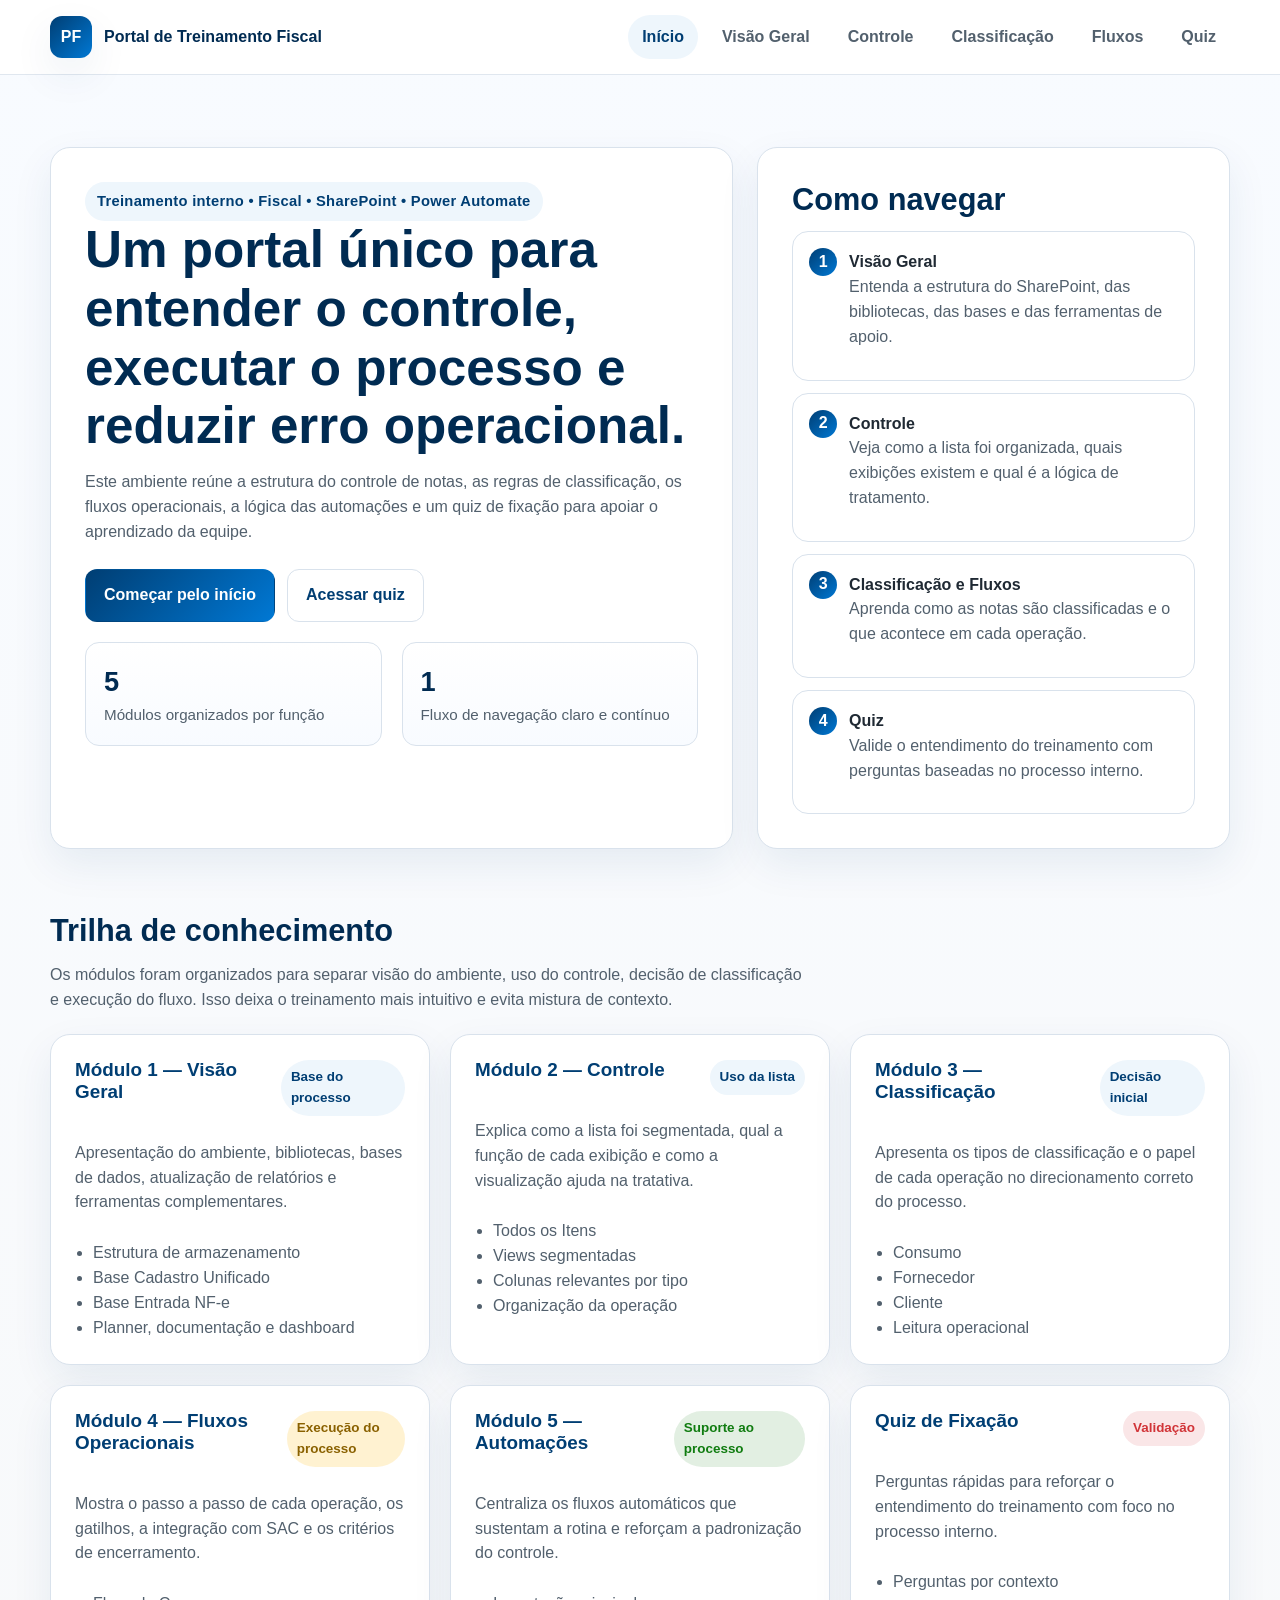
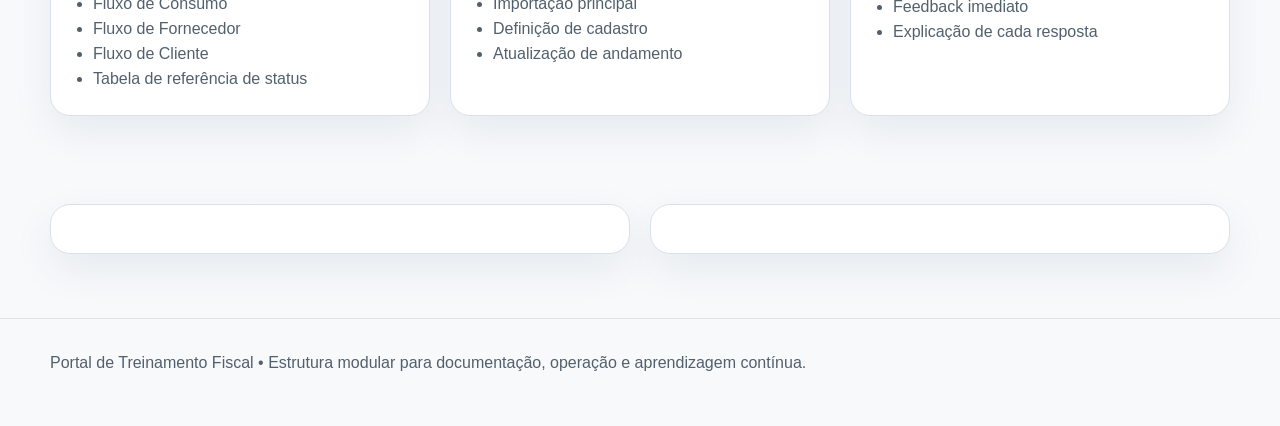
<file: index.html>
<!DOCTYPE html>
<html lang="pt-BR">
<head>
  <meta charset="UTF-8">
  <meta name="viewport" content="width=device-width, initial-scale=1.0">
  <title>Portal de Treinamento Fiscal</title>
  <link rel="stylesheet" href="style.css">
</head>
<body>
  <header class="site-header">
    <div class="container navbar">
      <a class="brand" href="index.html">
        <span class="brand-badge">PF</span>
        <span>Portal de Treinamento Fiscal</span>
      </a>
      <nav class="nav-links">
        <a class="active" href="index.html">Início</a>
        <a href="visao-geral.html">Visão Geral</a>
        <a href="controle.html">Controle</a>
        <a href="classificacao.html">Classificação</a>
        <a href="fluxos.html">Fluxos</a>
        <a href="quiz.html">Quiz</a>
      </nav>
    </div>
  </header>

  <main>
    <section class="hero">
      <div class="container hero-grid">
        <div class="hero-card">
          <span class="kicker">Treinamento interno • Fiscal • SharePoint • Power Automate</span>
          <h1>Um portal único para entender o controle, executar o processo e reduzir erro operacional.</h1>
          <p>
            Este ambiente reúne a estrutura do controle de notas, as regras de classificação, os fluxos operacionais,
            a lógica das automações e um quiz de fixação para apoiar o aprendizado da equipe.
          </p>
          <div class="hero-actions">
            <a class="btn btn-primary" href="visao-geral.html">Começar pelo início</a>
            <a class="btn btn-secondary" href="quiz.html">Acessar quiz</a>
          </div>
          <div class="mini-grid">
            <div class="stat-card">
              <strong>5</strong>
              <span>Módulos organizados por função</span>
            </div>
            <div class="stat-card">
              <strong>1</strong>
              <span>Fluxo de navegação claro e contínuo</span>
            </div>
          </div>
        </div>
        <div class="hero-card">
          <h2>Como navegar</h2>
          <div class="flow">
            <div class="flow-step" data-step="1">
              <strong>Visão Geral</strong>
              <p>Entenda a estrutura do SharePoint, das bibliotecas, das bases e das ferramentas de apoio.</p>
            </div>
            <div class="flow-step" data-step="2">
              <strong>Controle</strong>
              <p>Veja como a lista foi organizada, quais exibições existem e qual é a lógica de tratamento.</p>
            </div>
            <div class="flow-step" data-step="3">
              <strong>Classificação e Fluxos</strong>
              <p>Aprenda como as notas são classificadas e o que acontece em cada operação.</p>
            </div>
            <div class="flow-step" data-step="4">
              <strong>Quiz</strong>
              <p>Valide o entendimento do treinamento com perguntas baseadas no processo interno.</p>
            </div>
          </div>
        </div>
      </div>
    </section>

    <section class="section">
      <div class="container">
        <div class="section-header">
          <h2>Trilha de conhecimento</h2>
          <p>Os módulos foram organizados para separar visão do ambiente, uso do controle, decisão de classificação e execução do fluxo. Isso deixa o treinamento mais intuitivo e evita mistura de contexto.</p>
        </div>
        <div class="module-grid">
          <a class="card module-card" href="visao-geral.html">
            <div class="card-title-row">
              <h3>Módulo 1 — Visão Geral</h3>
              <span class="tag primary">Base do processo</span>
            </div>
            <p>Apresentação do ambiente, bibliotecas, bases de dados, atualização de relatórios e ferramentas complementares.</p>
            <ul class="feature-list">
              <li>Estrutura de armazenamento</li>
              <li>Base Cadastro Unificado</li>
              <li>Base Entrada NF-e</li>
              <li>Planner, documentação e dashboard</li>
            </ul>
          </a>

          <a class="card module-card" href="controle.html">
            <div class="card-title-row">
              <h3>Módulo 2 — Controle</h3>
              <span class="tag primary">Uso da lista</span>
            </div>
            <p>Explica como a lista foi segmentada, qual a função de cada exibição e como a visualização ajuda na tratativa.</p>
            <ul class="feature-list">
              <li>Todos os Itens</li>
              <li>Views segmentadas</li>
              <li>Colunas relevantes por tipo</li>
              <li>Organização da operação</li>
            </ul>
          </a>

          <a class="card module-card" href="classificacao.html">
            <div class="card-title-row">
              <h3>Módulo 3 — Classificação</h3>
              <span class="tag primary">Decisão inicial</span>
            </div>
            <p>Apresenta os tipos de classificação e o papel de cada operação no direcionamento correto do processo.</p>
            <ul class="feature-list">
              <li>Consumo</li>
              <li>Fornecedor</li>
              <li>Cliente</li>
              <li>Leitura operacional</li>
            </ul>
          </a>

          <a class="card module-card" href="fluxos.html#consumo">
            <div class="card-title-row">
              <h3>Módulo 4 — Fluxos Operacionais</h3>
              <span class="tag warning">Execução do processo</span>
            </div>
            <p>Mostra o passo a passo de cada operação, os gatilhos, a integração com SAC e os critérios de encerramento.</p>
            <ul class="feature-list">
              <li>Fluxo de Consumo</li>
              <li>Fluxo de Fornecedor</li>
              <li>Fluxo de Cliente</li>
              <li>Tabela de referência de status</li>
            </ul>
          </a>

          <a class="card module-card" href="fluxos.html#automacoes">
            <div class="card-title-row">
              <h3>Módulo 5 — Automações</h3>
              <span class="tag success">Suporte ao processo</span>
            </div>
            <p>Centraliza os fluxos automáticos que sustentam a rotina e reforçam a padronização do controle.</p>
            <ul class="feature-list">
              <li>Importação principal</li>
              <li>Definição de cadastro</li>
              <li>Atualização de andamento</li>
            </ul>
          </a>

          <a class="card module-card" href="quiz.html">
            <div class="card-title-row">
              <h3>Quiz de Fixação</h3>
              <span class="tag danger">Validação</span>
            </div>
            <p>Perguntas rápidas para reforçar o entendimento do treinamento com foco no processo interno.</p>
            <ul class="feature-list">
              <li>Perguntas por contexto</li>
              <li>Feedback imediato</li>
              <li>Explicação de cada resposta</li>
            </ul>
          </a>
        </div>
      </div>
    </section>

    <section class="section">
      <div class="container grid-2">
        <div class="card">
          </ul>
        </div>
        <div class="card">
          </div>
        </div>
      </div>
    </section>
  </main>

  <footer class="site-footer">
    <div class="container">
      Portal de Treinamento Fiscal • Estrutura modular para documentação, operação e aprendizagem contínua.
    </div>
  </footer>
</body>
</html>
</file>
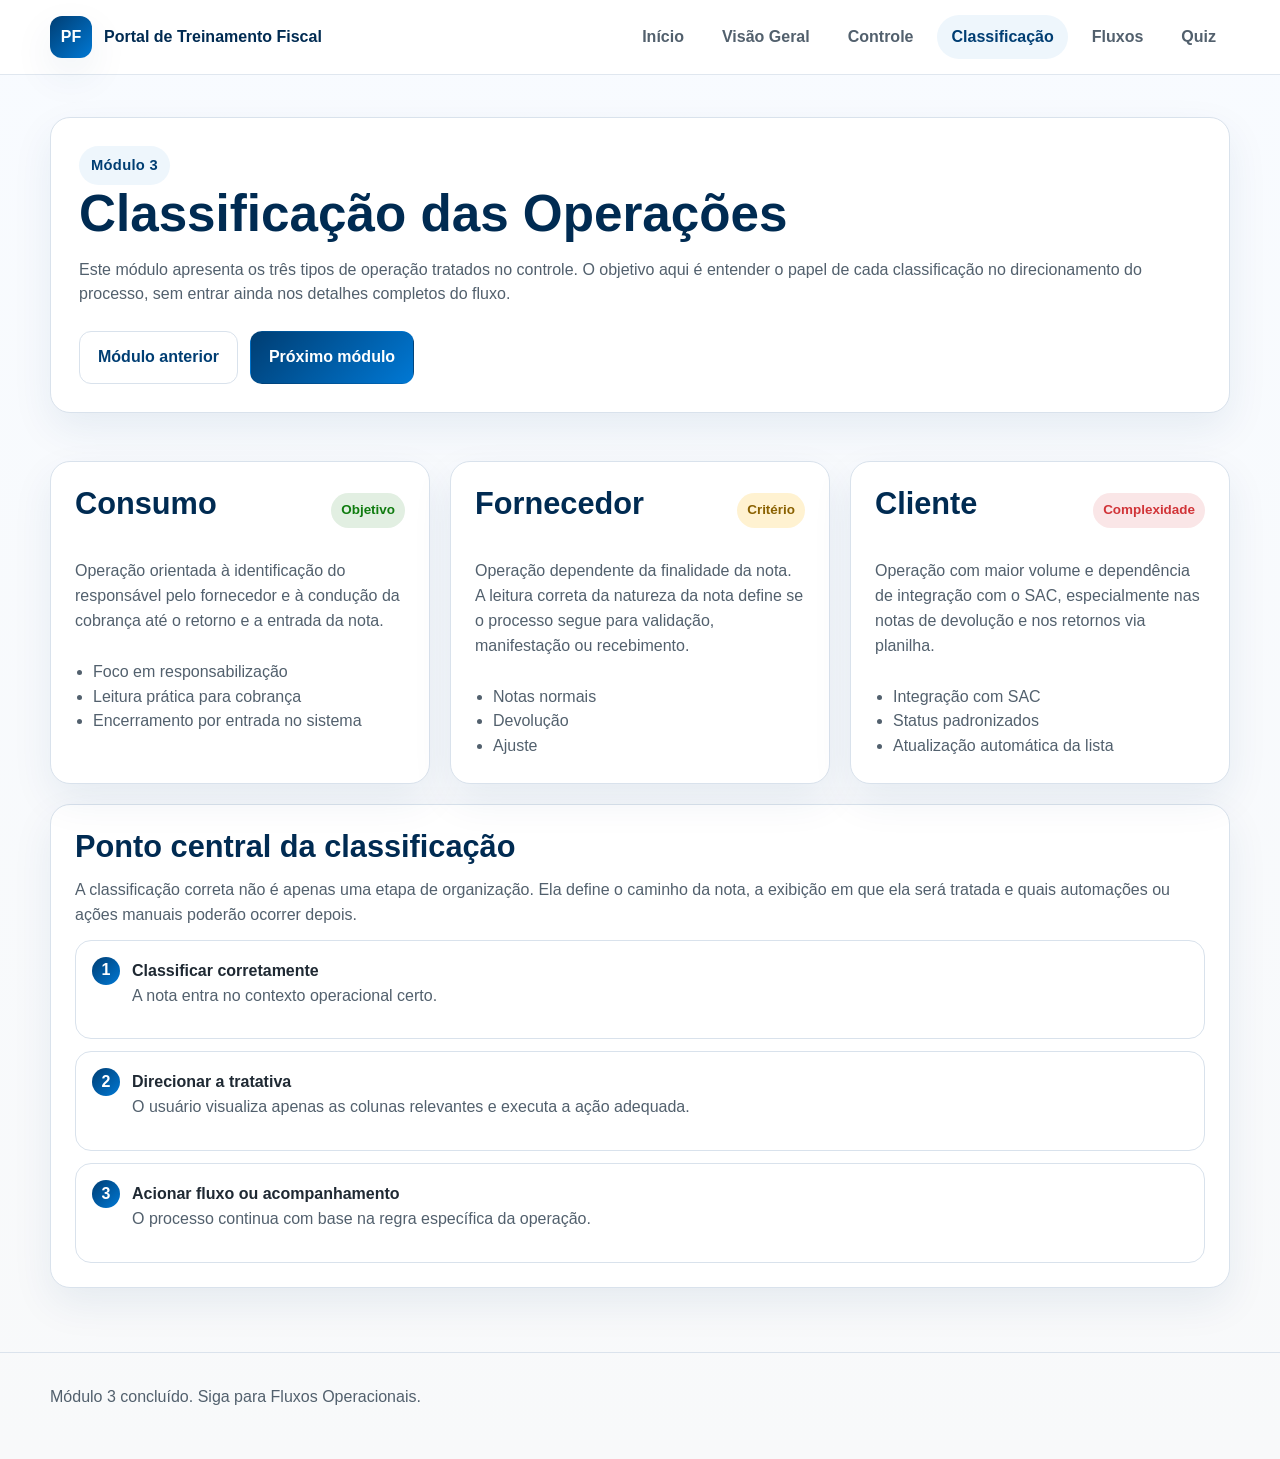
<file: classificacao.html>
<!DOCTYPE html>
<html lang="pt-BR">
<head>
  <meta charset="UTF-8">
  <meta name="viewport" content="width=device-width, initial-scale=1.0">
  <title>Classificação | Portal de Treinamento Fiscal</title>
  <link rel="stylesheet" href="style.css">
</head>
<body>
  <header class="site-header">
    <div class="container navbar">
      <a class="brand" href="index.html"><span class="brand-badge">PF</span><span>Portal de Treinamento Fiscal</span></a>
      <nav class="nav-links">
        <a href="index.html">Início</a>
        <a href="visao-geral.html">Visão Geral</a>
        <a href="controle.html">Controle</a>
        <a class="active" href="classificacao.html">Classificação</a>
        <a href="fluxos.html">Fluxos</a>
        <a href="quiz.html">Quiz</a>
      </nav>
    </div>
  </header>

  <section class="content-hero">
    <div class="container">
      <div class="card">
        <span class="kicker">Módulo 3</span>
        <h1>Classificação das Operações</h1>
        <p>Este módulo apresenta os três tipos de operação tratados no controle. O objetivo aqui é entender o papel de cada classificação no direcionamento do processo, sem entrar ainda nos detalhes completos do fluxo.</p>
        <div class="button-group">
          <a class="btn btn-secondary" href="controle.html">Módulo anterior</a>
          <a class="btn btn-primary" href="fluxos.html">Próximo módulo</a>
        </div>
      </div>
    </div>
  </section>

  <main class="section">
    <div class="container module-grid">
      <div class="card module-card">
        <div class="card-title-row">
          <h2>Consumo</h2>
          <span class="tag success">Objetivo</span>
        </div>
        <p>Operação orientada à identificação do responsável pelo fornecedor e à condução da cobrança até o retorno e a entrada da nota.</p>
        <ul class="check-list">
          <li>Foco em responsabilização</li>
          <li>Leitura prática para cobrança</li>
          <li>Encerramento por entrada no sistema</li>
        </ul>
      </div>

      <div class="card module-card">
        <div class="card-title-row">
          <h2>Fornecedor</h2>
          <span class="tag warning">Critério</span>
        </div>
        <p>Operação dependente da finalidade da nota. A leitura correta da natureza da nota define se o processo segue para validação, manifestação ou recebimento.</p>
        <ul class="check-list">
          <li>Notas normais</li>
          <li>Devolução</li>
          <li>Ajuste</li>
        </ul>
      </div>

      <div class="card module-card">
        <div class="card-title-row">
          <h2>Cliente</h2>
          <span class="tag danger">Complexidade</span>
        </div>
        <p>Operação com maior volume e dependência de integração com o SAC, especialmente nas notas de devolução e nos retornos via planilha.</p>
        <ul class="check-list">
          <li>Integração com SAC</li>
          <li>Status padronizados</li>
          <li>Atualização automática da lista</li>
        </ul>
      </div>
    </div>

    <div class="container" style="margin-top:20px;">
      <div class="card">
        <h2>Ponto central da classificação</h2>
        <p>A classificação correta não é apenas uma etapa de organização. Ela define o caminho da nota, a exibição em que ela será tratada e quais automações ou ações manuais poderão ocorrer depois.</p>
        <div class="flow">
          <div class="flow-step" data-step="1">
            <strong>Classificar corretamente</strong>
            <p>A nota entra no contexto operacional certo.</p>
          </div>
          <div class="flow-step" data-step="2">
            <strong>Direcionar a tratativa</strong>
            <p>O usuário visualiza apenas as colunas relevantes e executa a ação adequada.</p>
          </div>
          <div class="flow-step" data-step="3">
            <strong>Acionar fluxo ou acompanhamento</strong>
            <p>O processo continua com base na regra específica da operação.</p>
          </div>
        </div>
      </div>
    </div>
  </main>

  <footer class="site-footer"><div class="container">Módulo 3 concluído. Siga para Fluxos Operacionais.</div></footer>
</body>
</html>
</file>
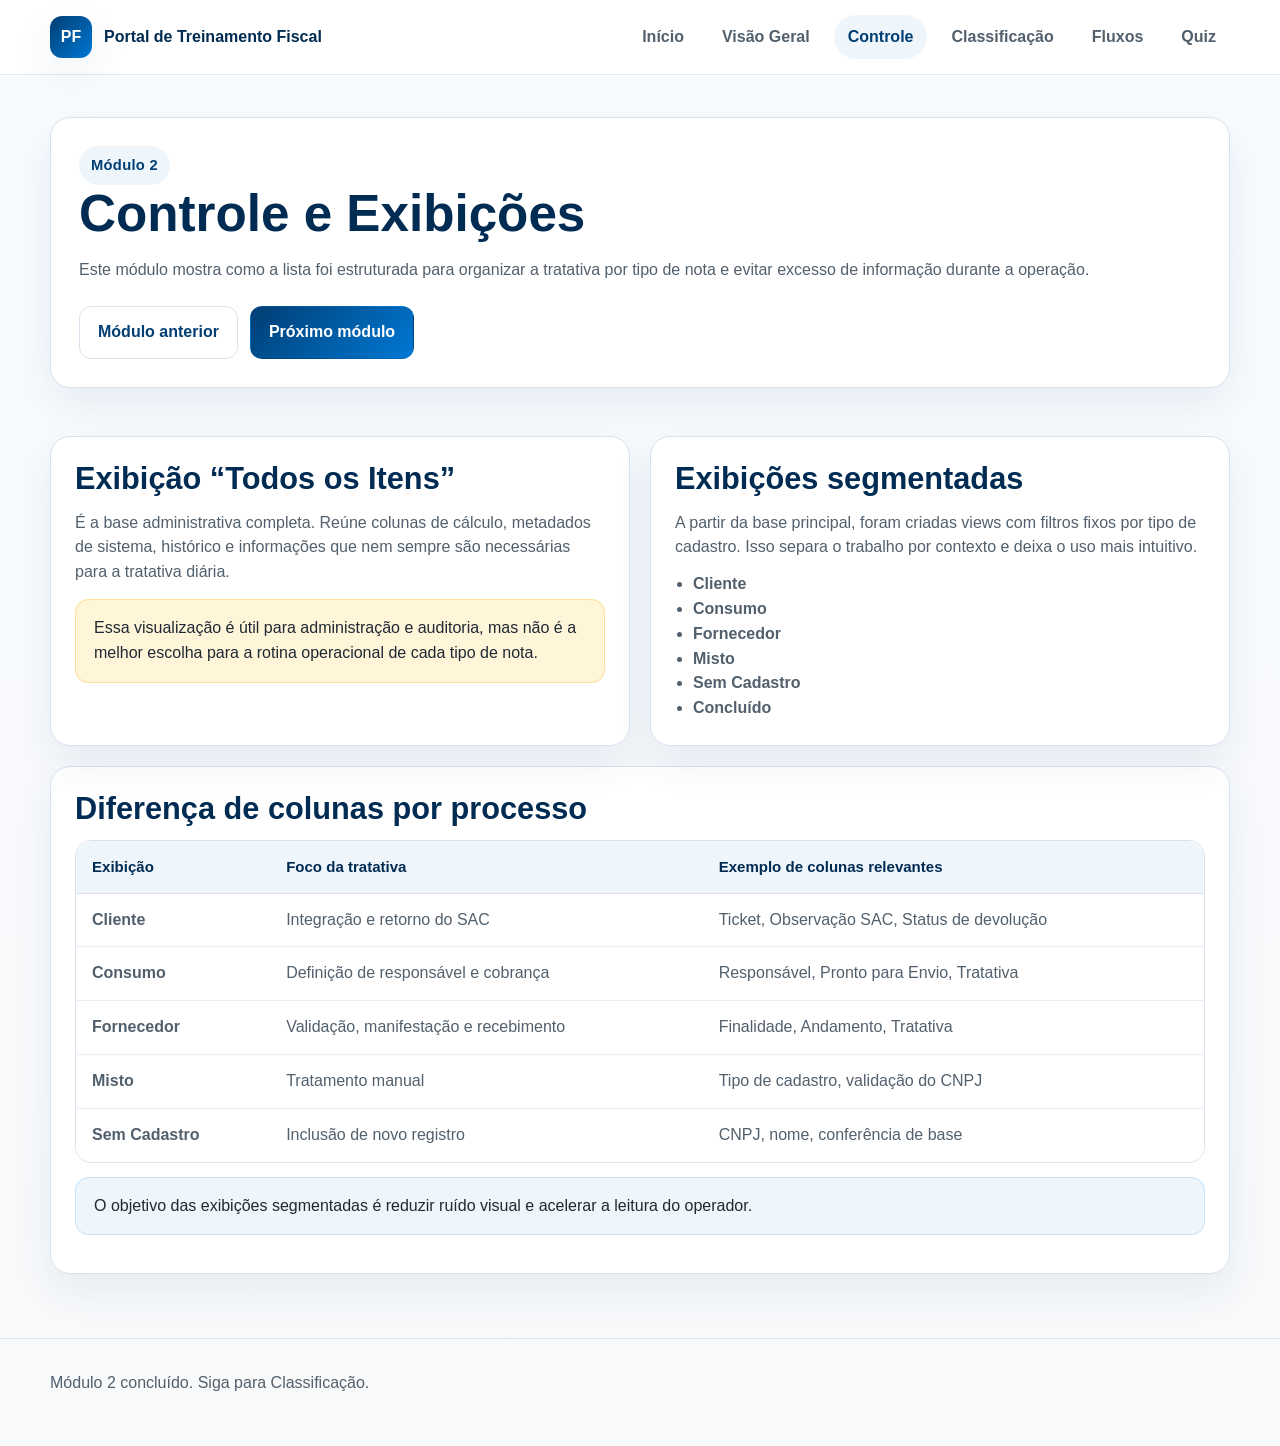
<file: controle.html>
<!DOCTYPE html>
<html lang="pt-BR">
<head>
  <meta charset="UTF-8">
  <meta name="viewport" content="width=device-width, initial-scale=1.0">
  <title>Controle | Portal de Treinamento Fiscal</title>
  <link rel="stylesheet" href="style.css">
</head>
<body>
  <header class="site-header">
    <div class="container navbar">
      <a class="brand" href="index.html"><span class="brand-badge">PF</span><span>Portal de Treinamento Fiscal</span></a>
      <nav class="nav-links">
        <a href="index.html">Início</a>
        <a href="visao-geral.html">Visão Geral</a>
        <a class="active" href="controle.html">Controle</a>
        <a href="classificacao.html">Classificação</a>
        <a href="fluxos.html">Fluxos</a>
        <a href="quiz.html">Quiz</a>
      </nav>
    </div>
  </header>

  <section class="content-hero">
    <div class="container">
      <div class="card">
        <span class="kicker">Módulo 2</span>
        <h1>Controle e Exibições</h1>
        <p>Este módulo mostra como a lista foi estruturada para organizar a tratativa por tipo de nota e evitar excesso de informação durante a operação.</p>
        <div class="button-group">
          <a class="btn btn-secondary" href="visao-geral.html">Módulo anterior</a>
          <a class="btn btn-primary" href="classificacao.html">Próximo módulo</a>
        </div>
      </div>
    </div>
  </section>

  <main class="section">
    <div class="container grid-2">
      <div class="card">
        <h2>Exibição “Todos os Itens”</h2>
        <p>É a base administrativa completa. Reúne colunas de cálculo, metadados de sistema, histórico e informações que nem sempre são necessárias para a tratativa diária.</p>
        <div class="alert alert-warning">
          Essa visualização é útil para administração e auditoria, mas não é a melhor escolha para a rotina operacional de cada tipo de nota.
        </div>
      </div>
      <div class="card">
        <h2>Exibições segmentadas</h2>
        <p>A partir da base principal, foram criadas views com filtros fixos por tipo de cadastro. Isso separa o trabalho por contexto e deixa o uso mais intuitivo.</p>
        <ul class="check-list">
          <li><strong>Cliente</strong></li>
          <li><strong>Consumo</strong></li>
          <li><strong>Fornecedor</strong></li>
          <li><strong>Misto</strong></li>
          <li><strong>Sem Cadastro</strong></li>
          <li><strong>Concluído</strong></li>
        </ul>
      </div>
    </div>

    <div class="container" style="margin-top:20px;">
      <div class="card">
        <h2>Diferença de colunas por processo</h2>
        <div class="table-wrap">
          <table>
            <thead>
              <tr>
                <th>Exibição</th>
                <th>Foco da tratativa</th>
                <th>Exemplo de colunas relevantes</th>
              </tr>
            </thead>
            <tbody>
              <tr>
                <td><strong>Cliente</strong></td>
                <td>Integração e retorno do SAC</td>
                <td>Ticket, Observação SAC, Status de devolução</td>
              </tr>
              <tr>
                <td><strong>Consumo</strong></td>
                <td>Definição de responsável e cobrança</td>
                <td>Responsável, Pronto para Envio, Tratativa</td>
              </tr>
              <tr>
                <td><strong>Fornecedor</strong></td>
                <td>Validação, manifestação e recebimento</td>
                <td>Finalidade, Andamento, Tratativa</td>
              </tr>
              <tr>
                <td><strong>Misto</strong></td>
                <td>Tratamento manual</td>
                <td>Tipo de cadastro, validação do CNPJ</td>
              </tr>
              <tr>
                <td><strong>Sem Cadastro</strong></td>
                <td>Inclusão de novo registro</td>
                <td>CNPJ, nome, conferência de base</td>
              </tr>
            </tbody>
          </table>
        </div>
        <div class="note">O objetivo das exibições segmentadas é reduzir ruído visual e acelerar a leitura do operador.</div>
      </div>
    </div>
  </main>

  <footer class="site-footer"><div class="container">Módulo 2 concluído. Siga para Classificação.</div></footer>
</body>
</html>
</file>
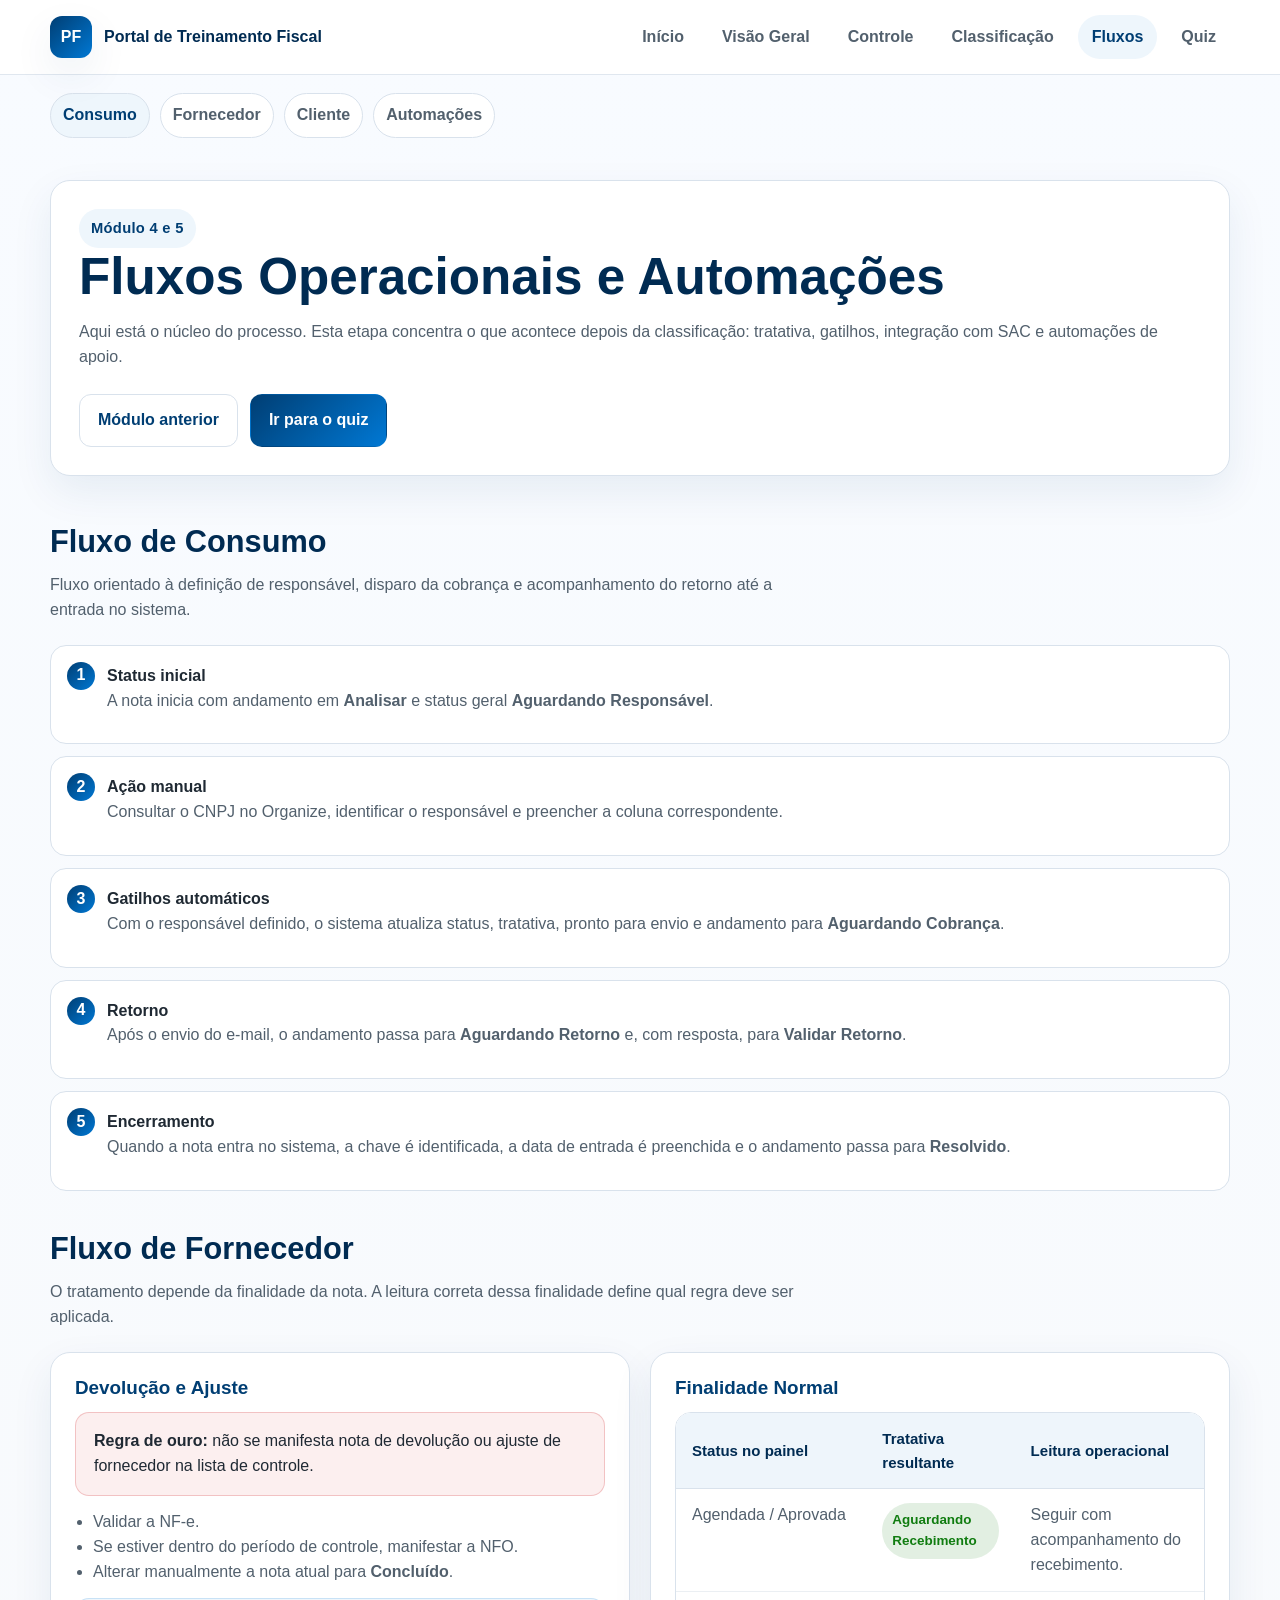
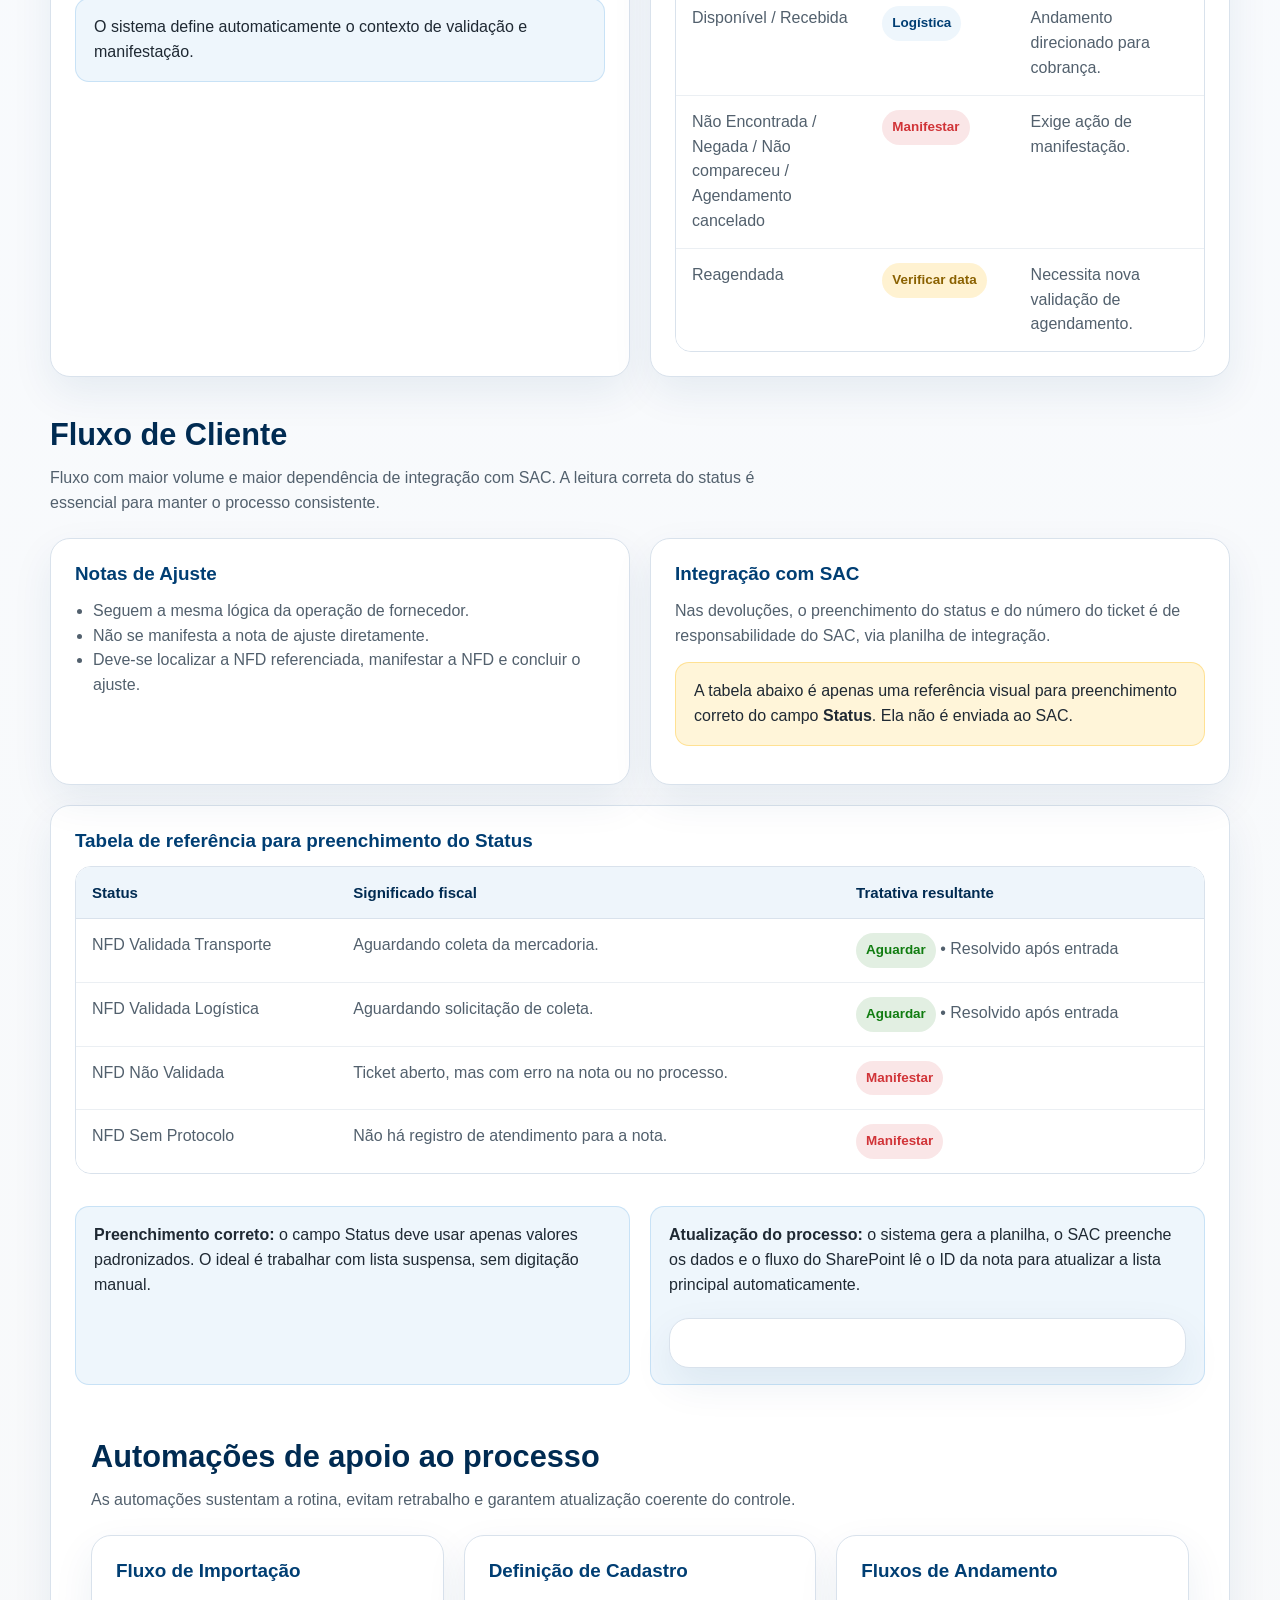
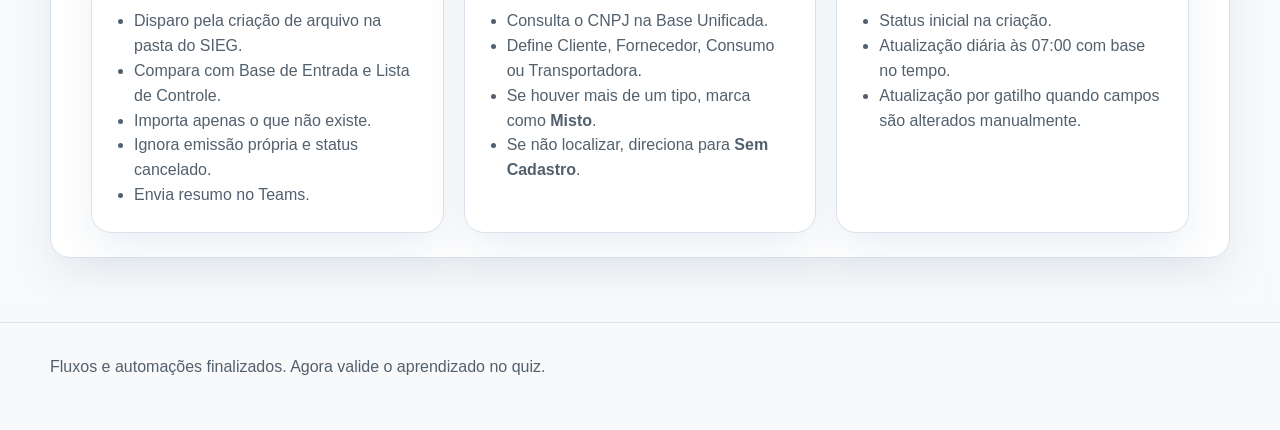
<file: fluxos.html>
<!DOCTYPE html>
<html lang="pt-BR">
<head>
  <meta charset="UTF-8">
  <meta name="viewport" content="width=device-width, initial-scale=1.0">
  <title>Fluxos Operacionais | Portal de Treinamento Fiscal</title>
  <link rel="stylesheet" href="style.css">
</head>
<body>
  <header class="site-header">
    <div class="container navbar">
      <a class="brand" href="index.html"><span class="brand-badge">PF</span><span>Portal de Treinamento Fiscal</span></a>
      <nav class="nav-links">
        <a href="index.html">Início</a>
        <a href="visao-geral.html">Visão Geral</a>
        <a href="controle.html">Controle</a>
        <a href="classificacao.html">Classificação</a>
        <a class="active" href="fluxos.html">Fluxos</a>
        <a href="quiz.html">Quiz</a>
      </nav>
    </div>
  </header>

  <div class="subnav">
    <div class="container">
      <a class="active" href="#consumo">Consumo</a>
      <a href="#fornecedor">Fornecedor</a>
      <a href="#cliente">Cliente</a>
      <a href="#automacoes">Automações</a>
    </div>
  </div>

  <section class="content-hero">
    <div class="container">
      <div class="card">
        <span class="kicker">Módulo 4 e 5</span>
        <h1>Fluxos Operacionais e Automações</h1>
        <p>Aqui está o núcleo do processo. Esta etapa concentra o que acontece depois da classificação: tratativa, gatilhos, integração com SAC e automações de apoio.</p>
        <div class="button-group">
          <a class="btn btn-secondary" href="classificacao.html">Módulo anterior</a>
          <a class="btn btn-primary" href="quiz.html">Ir para o quiz</a>
        </div>
      </div>
    </div>
  </section>

  <main class="section">
    <div class="container" id="consumo">
      <div class="section-header">
        <h2>Fluxo de Consumo</h2>
        <p>Fluxo orientado à definição de responsável, disparo da cobrança e acompanhamento do retorno até a entrada no sistema.</p>
      </div>
      <div class="flow">
        <div class="flow-step" data-step="1">
          <strong>Status inicial</strong>
          <p>A nota inicia com andamento em <strong>Analisar</strong> e status geral <strong>Aguardando Responsável</strong>.</p>
        </div>
        <div class="flow-step" data-step="2">
          <strong>Ação manual</strong>
          <p>Consultar o CNPJ no Organize, identificar o responsável e preencher a coluna correspondente.</p>
        </div>
        <div class="flow-step" data-step="3">
          <strong>Gatilhos automáticos</strong>
          <p>Com o responsável definido, o sistema atualiza status, tratativa, pronto para envio e andamento para <strong>Aguardando Cobrança</strong>.</p>
        </div>
        <div class="flow-step" data-step="4">
          <strong>Retorno</strong>
          <p>Após o envio do e-mail, o andamento passa para <strong>Aguardando Retorno</strong> e, com resposta, para <strong>Validar Retorno</strong>.</p>
        </div>
        <div class="flow-step" data-step="5">
          <strong>Encerramento</strong>
          <p>Quando a nota entra no sistema, a chave é identificada, a data de entrada é preenchida e o andamento passa para <strong>Resolvido</strong>.</p>
        </div>
      </div>
    </div>

    <div class="container" id="fornecedor" style="margin-top:40px;">
      <div class="section-header">
        <h2>Fluxo de Fornecedor</h2>
        <p>O tratamento depende da finalidade da nota. A leitura correta dessa finalidade define qual regra deve ser aplicada.</p>
      </div>
      <div class="grid-2">
        <div class="card">
          <h3>Devolução e Ajuste</h3>
          <div class="alert alert-danger"><strong>Regra de ouro:</strong> não se manifesta nota de devolução ou ajuste de fornecedor na lista de controle.</div>
          <ul class="check-list">
            <li>Validar a NF-e.</li>
            <li>Se estiver dentro do período de controle, manifestar a NFO.</li>
            <li>Alterar manualmente a nota atual para <strong>Concluído</strong>.</li>
          </ul>
          <div class="note">O sistema define automaticamente o contexto de validação e manifestação.</div>
        </div>
        <div class="card">
          <h3>Finalidade Normal</h3>
          <div class="table-wrap">
            <table>
              <thead>
                <tr>
                  <th>Status no painel</th>
                  <th>Tratativa resultante</th>
                  <th>Leitura operacional</th>
                </tr>
              </thead>
              <tbody>
                <tr>
                  <td>Agendada / Aprovada</td>
                  <td><span class="status-pill await">Aguardando Recebimento</span></td>
                  <td>Seguir com acompanhamento do recebimento.</td>
                </tr>
                <tr>
                  <td>Disponível / Recebida</td>
                  <td><span class="status-pill base">Logística</span></td>
                  <td>Andamento direcionado para cobrança.</td>
                </tr>
                <tr>
                  <td>Não Encontrada / Negada / Não compareceu / Agendamento cancelado</td>
                  <td><span class="status-pill action">Manifestar</span></td>
                  <td>Exige ação de manifestação.</td>
                </tr>
                <tr>
                  <td>Reagendada</td>
                  <td><span class="status-pill review">Verificar data</span></td>
                  <td>Necessita nova validação de agendamento.</td>
                </tr>
              </tbody>
            </table>
          </div>
        </div>
      </div>
    </div>

    <div class="container" id="cliente" style="margin-top:40px;">
      <div class="section-header">
        <h2>Fluxo de Cliente</h2>
        <p>Fluxo com maior volume e maior dependência de integração com SAC. A leitura correta do status é essencial para manter o processo consistente.</p>
      </div>
      <div class="grid-2">
        <div class="card">
          <h3>Notas de Ajuste</h3>
          <ul class="check-list">
            <li>Seguem a mesma lógica da operação de fornecedor.</li>
            <li>Não se manifesta a nota de ajuste diretamente.</li>
            <li>Deve-se localizar a NFD referenciada, manifestar a NFD e concluir o ajuste.</li>
          </ul>
        </div>
        <div class="card">
          <h3>Integração com SAC</h3>
          <p>Nas devoluções, o preenchimento do status e do número do ticket é de responsabilidade do SAC, via planilha de integração.</p>
          <div class="alert alert-warning">
            A tabela abaixo é apenas uma referência visual para preenchimento correto do campo <strong>Status</strong>. Ela não é enviada ao SAC.
          </div>
        </div>
      </div>

      <div class="card" style="margin-top:20px;">
        <h3>Tabela de referência para preenchimento do Status</h3>
        <div class="table-wrap">
          <table>
            <thead>
              <tr>
                <th>Status</th>
                <th>Significado fiscal</th>
                <th>Tratativa resultante</th>
              </tr>
            </thead>
            <tbody>
              <tr>
                <td>NFD Validada Transporte</td>
                <td>Aguardando coleta da mercadoria.</td>
                <td><span class="status-pill await">Aguardar</span> • Resolvido após entrada</td>
              </tr>
              <tr>
                <td>NFD Validada Logística</td>
                <td>Aguardando solicitação de coleta.</td>
                <td><span class="status-pill await">Aguardar</span> • Resolvido após entrada</td>
              </tr>
              <tr>
                <td>NFD Não Validada</td>
                <td>Ticket aberto, mas com erro na nota ou no processo.</td>
                <td><span class="status-pill action">Manifestar</span></td>
              </tr>
              <tr>
                <td>NFD Sem Protocolo</td>
                <td>Não há registro de atendimento para a nota.</td>
                <td><span class="status-pill action">Manifestar</span></td>
              </tr>
            </tbody>
          </table>
        </div>
        <div class="grid-2" style="margin-top:18px;">
          <div class="note">
            <strong>Preenchimento correto:</strong> o campo Status deve usar apenas valores padronizados. O ideal é trabalhar com lista suspensa, sem digitação manual.
          </div>
          <div class="note">
            <strong>Atualização do processo:</strong> o sistema gera a planilha, o SAC preenche os dados e o fluxo do SharePoint lê o ID da nota para atualizar a lista principal automaticamente.
      <div class="card" style="margin-top:20px;">
        </div>
      </div>
    </div>
    <div class="container" id="automacoes" style="margin-top:40px;">
      <div class="section-header">
        <h2>Automações de apoio ao processo</h2>
        <p>As automações sustentam a rotina, evitam retrabalho e garantem atualização coerente do controle.</p>
      </div>
      <div class="module-grid">
        <div class="card module-card">
          <h3>Fluxo de Importação</h3>
          <ul class="check-list">
            <li>Disparo pela criação de arquivo na pasta do SIEG.</li>
            <li>Compara com Base de Entrada e Lista de Controle.</li>
            <li>Importa apenas o que não existe.</li>
            <li>Ignora emissão própria e status cancelado.</li>
            <li>Envia resumo no Teams.</li>
          </ul>
        </div>
        <div class="card module-card">
          <h3>Definição de Cadastro</h3>
          <ul class="check-list">
            <li>Consulta o CNPJ na Base Unificada.</li>
            <li>Define Cliente, Fornecedor, Consumo ou Transportadora.</li>
            <li>Se houver mais de um tipo, marca como <strong>Misto</strong>.</li>
            <li>Se não localizar, direciona para <strong>Sem Cadastro</strong>.</li>
          </ul>
        </div>
        <div class="card module-card">
          <h3>Fluxos de Andamento</h3>
          <ul class="check-list">
            <li>Status inicial na criação.</li>
            <li>Atualização diária às 07:00 com base no tempo.</li>
            <li>Atualização por gatilho quando campos são alterados manualmente.</li>
          </ul>
        </div>
      </div>
    </div>
  </main>

  <footer class="site-footer"><div class="container">Fluxos e automações finalizados. Agora valide o aprendizado no quiz.</div></footer>
</body>
</html>
</file>
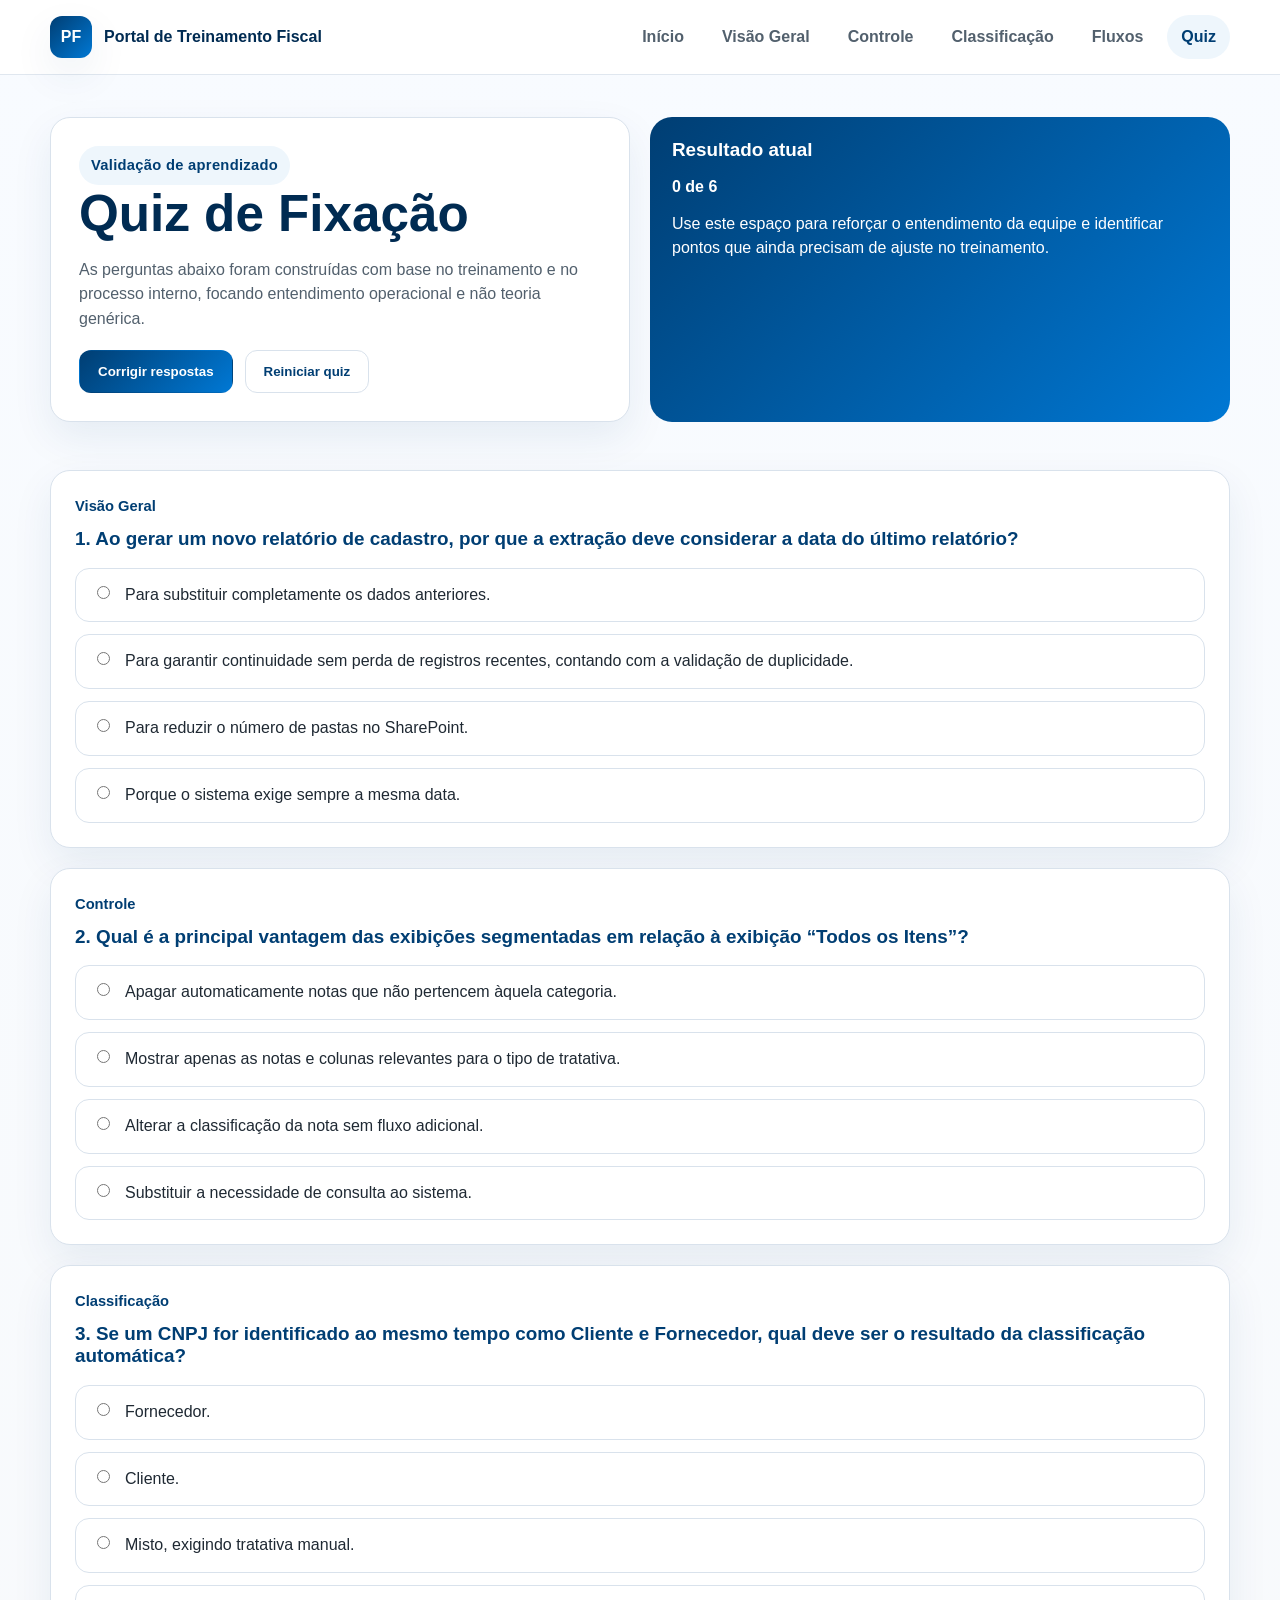
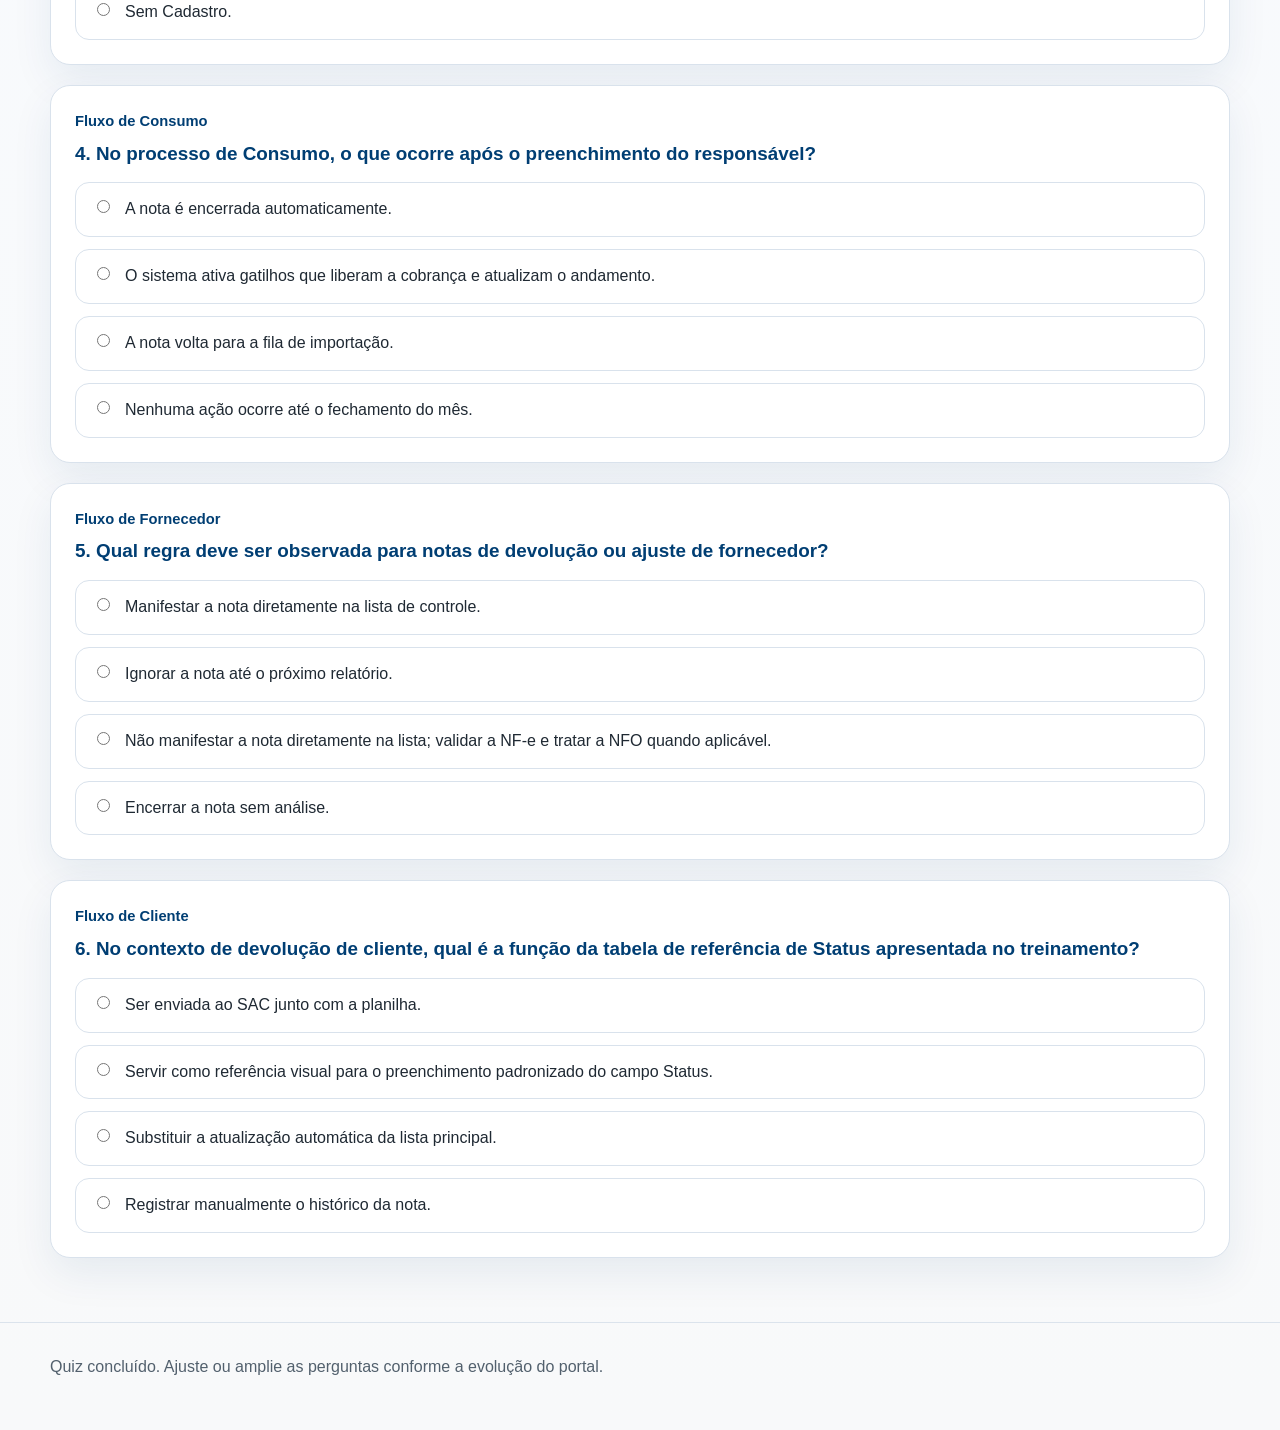
<file: quiz.html>
<!DOCTYPE html>
<html lang="pt-BR">
<head>
  <meta charset="UTF-8">
  <meta name="viewport" content="width=device-width, initial-scale=1.0">
  <title>Quiz | Portal de Treinamento Fiscal</title>
  <link rel="stylesheet" href="style.css">
</head>
<body>
  <header class="site-header">
    <div class="container navbar">
      <a class="brand" href="index.html"><span class="brand-badge">PF</span><span>Portal de Treinamento Fiscal</span></a>
      <nav class="nav-links">
        <a href="index.html">Início</a>
        <a href="visao-geral.html">Visão Geral</a>
        <a href="controle.html">Controle</a>
        <a href="classificacao.html">Classificação</a>
        <a href="fluxos.html">Fluxos</a>
        <a class="active" href="quiz.html">Quiz</a>
      </nav>
    </div>
  </header>

  <section class="content-hero">
    <div class="container grid-2">
      <div class="card">
        <span class="kicker">Validação de aprendizado</span>
        <h1>Quiz de Fixação</h1>
        <p>As perguntas abaixo foram construídas com base no treinamento e no processo interno, focando entendimento operacional e não teoria genérica.</p>
        <div class="quiz-controls">
          <button class="btn btn-primary" id="finishQuiz" type="button">Corrigir respostas</button>
          <button class="btn btn-secondary" id="resetQuiz" type="button">Reiniciar quiz</button>
        </div>
      </div>
      <div class="score-box">
        <h3>Resultado atual</h3>
        <p><strong id="score">0 de 6</strong></p>
        <p>Use este espaço para reforçar o entendimento da equipe e identificar pontos que ainda precisam de ajuste no treinamento.</p>
      </div>
    </div>
  </section>

  <main class="section">
    <div class="container quiz-shell" id="quiz-container"></div>
  </main>

  <footer class="site-footer"><div class="container">Quiz concluído. Ajuste ou amplie as perguntas conforme a evolução do portal.</div></footer>
  <script>
const questions = [
  {
    id: 1,
    module: 'Visão Geral',
    question: 'Ao gerar um novo relatório de cadastro, por que a extração deve considerar a data do último relatório?',
    options: [
      'Para substituir completamente os dados anteriores.',
      'Para garantir continuidade sem perda de registros recentes, contando com a validação de duplicidade.',
      'Para reduzir o número de pastas no SharePoint.',
      'Porque o sistema exige sempre a mesma data.'
    ],
    answer: 1,
    explanation: 'A lógica usa a última data como margem de segurança para não perder cadastros feitos após a geração anterior. Registros repetidos são tratados pelos verificadores de duplicidade.'
  },
  {
    id: 2,
    module: 'Controle',
    question: 'Qual é a principal vantagem das exibições segmentadas em relação à exibição “Todos os Itens”?',
    options: [
      'Apagar automaticamente notas que não pertencem àquela categoria.',
      'Mostrar apenas as notas e colunas relevantes para o tipo de tratativa.',
      'Alterar a classificação da nota sem fluxo adicional.',
      'Substituir a necessidade de consulta ao sistema.'
    ],
    answer: 1,
    explanation: 'As views segmentadas existem para reduzir ruído visual e deixar a tratativa mais objetiva para cada contexto operacional.'
  },
  {
    id: 3,
    module: 'Classificação',
    question: 'Se um CNPJ for identificado ao mesmo tempo como Cliente e Fornecedor, qual deve ser o resultado da classificação automática?',
    options: [
      'Fornecedor.',
      'Cliente.',
      'Misto, exigindo tratativa manual.',
      'Sem Cadastro.'
    ],
    answer: 2,
    explanation: 'Quando o CNPJ possui mais de um tipo de cadastro, o sistema marca como Misto para evitar decisão automática incorreta.'
  },
  {
    id: 4,
    module: 'Fluxo de Consumo',
    question: 'No processo de Consumo, o que ocorre após o preenchimento do responsável?',
    options: [
      'A nota é encerrada automaticamente.',
      'O sistema ativa gatilhos que liberam a cobrança e atualizam o andamento.',
      'A nota volta para a fila de importação.',
      'Nenhuma ação ocorre até o fechamento do mês.'
    ],
    answer: 1,
    explanation: 'A definição do responsável dispara atualização de status, tratativa, pronto para envio e andamento para Aguardando Cobrança.'
  },
  {
    id: 5,
    module: 'Fluxo de Fornecedor',
    question: 'Qual regra deve ser observada para notas de devolução ou ajuste de fornecedor?',
    options: [
      'Manifestar a nota diretamente na lista de controle.',
      'Ignorar a nota até o próximo relatório.',
      'Não manifestar a nota diretamente na lista; validar a NF-e e tratar a NFO quando aplicável.',
      'Encerrar a nota sem análise.'
    ],
    answer: 2,
    explanation: 'A regra crítica desse processo é não manifestar devolução ou ajuste de fornecedor diretamente na lista.'
  },
  {
    id: 6,
    module: 'Fluxo de Cliente',
    question: 'No contexto de devolução de cliente, qual é a função da tabela de referência de Status apresentada no treinamento?',
    options: [
      'Ser enviada ao SAC junto com a planilha.',
      'Servir como referência visual para o preenchimento padronizado do campo Status.',
      'Substituir a atualização automática da lista principal.',
      'Registrar manualmente o histórico da nota.'
    ],
    answer: 1,
    explanation: 'A tabela é somente apoio visual. O que alimenta o fluxo é o valor preenchido no campo Status da planilha.'
  }
];

const container = document.getElementById('quiz-container');
const scoreEl = document.getElementById('score');
const finishBtn = document.getElementById('finishQuiz');
const resetBtn = document.getElementById('resetQuiz');

let responses = new Array(questions.length).fill(null);

function renderQuiz() {
  if (!container) return;

  container.innerHTML = '';

  questions.forEach((q, idx) => {
    const card = document.createElement('section');
    card.className = 'card question-card';
    card.innerHTML = `
      <div class="question-meta">${q.module}</div>
      <h3>${idx + 1}. ${q.question}</h3>
      <div class="option-list">
        ${q.options.map((opt, optIdx) => `
          <label class="option">
            <input type="radio" name="q${q.id}" value="${optIdx}" ${responses[idx] === optIdx ? 'checked' : ''}>
            <span>${opt}</span>
          </label>
        `).join('')}
      </div>
      <div class="quiz-result" id="result-${q.id}"></div>
    `;
    container.appendChild(card);
  });

  questions.forEach((q, idx) => {
    const inputs = document.querySelectorAll(`input[name="q${q.id}"]`);
    inputs.forEach((input) => {
      input.addEventListener('change', (e) => {
        responses[idx] = Number(e.target.value);
      });
    });
  });
}

function finishQuiz() {
  let score = 0;

  questions.forEach((q, idx) => {
    const resultBox = document.getElementById(`result-${q.id}`);
    const selected = responses[idx];
    const isCorrect = selected === q.answer;

    if (!resultBox) return;
    if (isCorrect) score += 1;

    resultBox.className = `quiz-result show ${isCorrect ? 'correct' : 'incorrect'}`;
    resultBox.innerHTML = isCorrect
      ? `<strong>Correto.</strong> ${q.explanation}`
      : `<strong>Incorreto.</strong> ${q.explanation}`;
  });

  if (scoreEl) {
    scoreEl.textContent = `${score} de ${questions.length}`;
  }

  window.scrollTo({ top: 0, behavior: 'smooth' });
}

function resetQuiz() {
  responses = new Array(questions.length).fill(null);
  renderQuiz();

  if (scoreEl) {
    scoreEl.textContent = `0 de ${questions.length}`;
  }
}

if (finishBtn) {
  finishBtn.addEventListener('click', finishQuiz);
}

if (resetBtn) {
  resetBtn.addEventListener('click', resetQuiz);
}

renderQuiz();

</script>
</body>
</html>
</file>
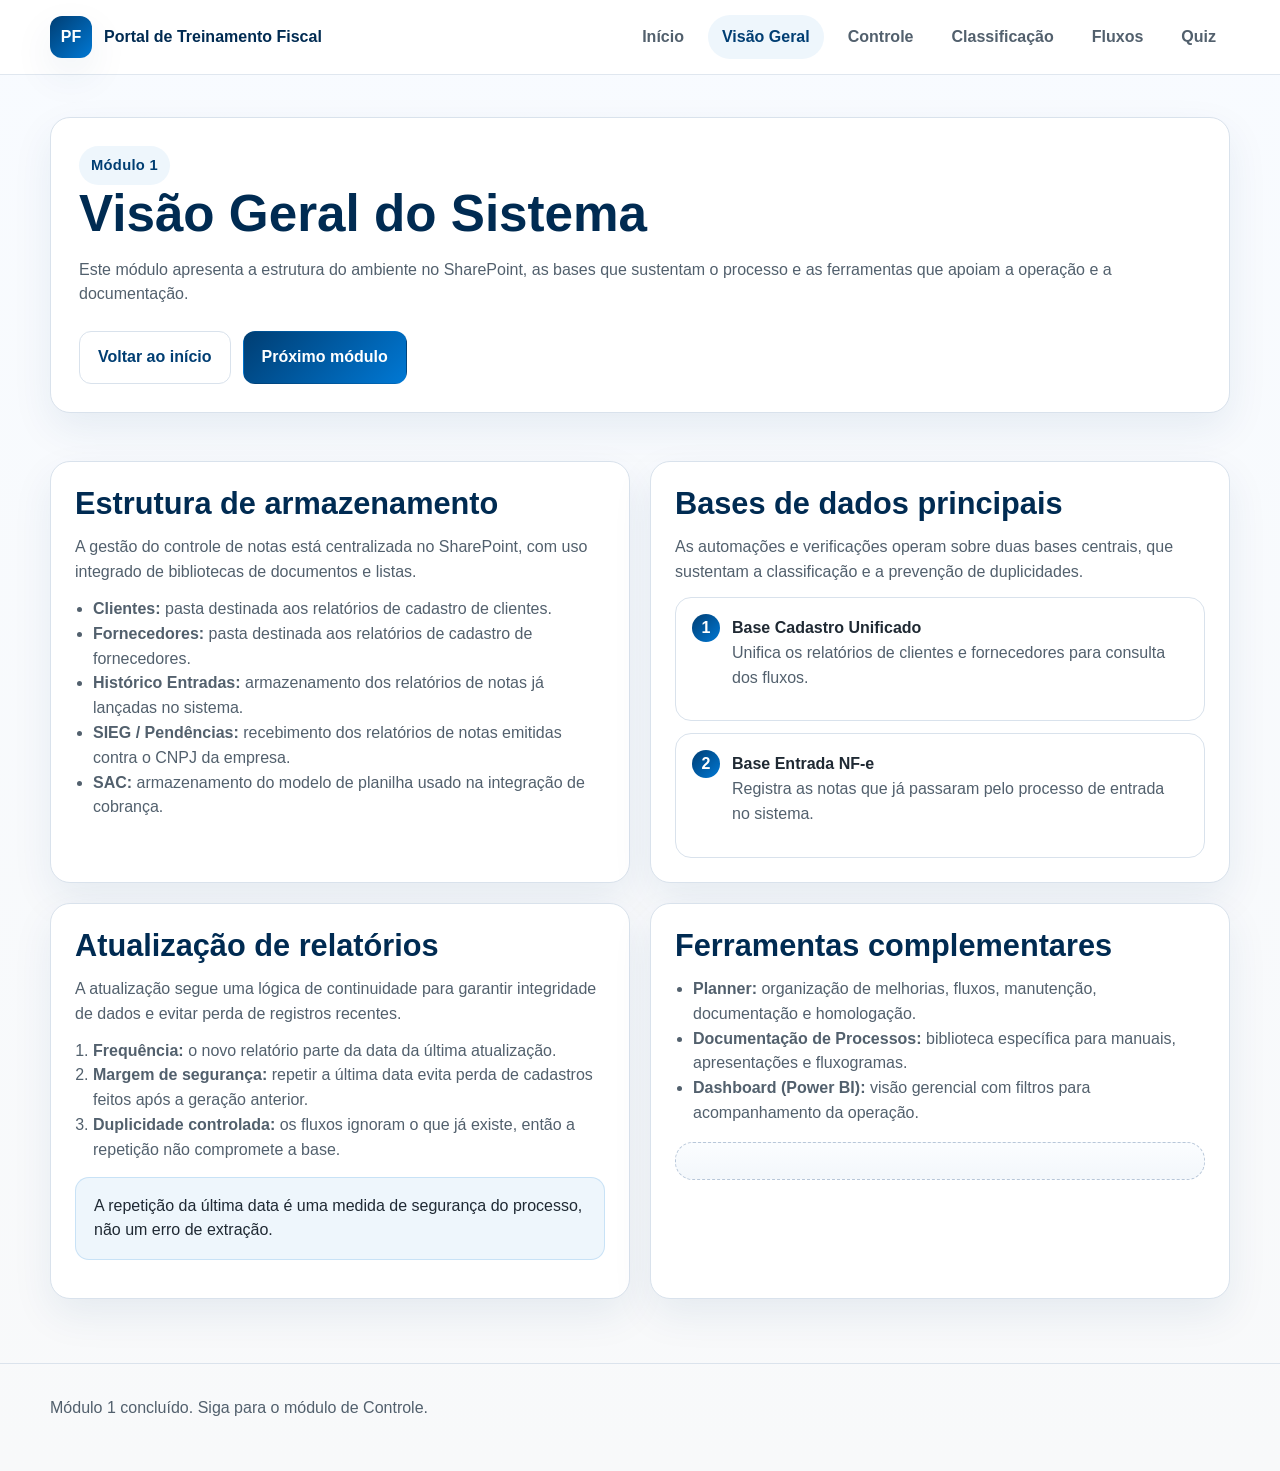
<file: visao-geral.html>
<!DOCTYPE html>
<html lang="pt-BR">
<head>
  <meta charset="UTF-8">
  <meta name="viewport" content="width=device-width, initial-scale=1.0">
  <title>Visão Geral | Portal de Treinamento Fiscal</title>
  <link rel="stylesheet" href="style.css">
</head>
<body>
  <header class="site-header">
    <div class="container navbar">
      <a class="brand" href="index.html"><span class="brand-badge">PF</span><span>Portal de Treinamento Fiscal</span></a>
      <nav class="nav-links">
        <a href="index.html">Início</a>
        <a class="active" href="visao-geral.html">Visão Geral</a>
        <a href="controle.html">Controle</a>
        <a href="classificacao.html">Classificação</a>
        <a href="fluxos.html">Fluxos</a>
        <a href="quiz.html">Quiz</a>
      </nav>
    </div>
  </header>

  <section class="content-hero">
    <div class="container">
      <div class="card">
        <span class="kicker">Módulo 1</span>
        <h1>Visão Geral do Sistema</h1>
        <p>Este módulo apresenta a estrutura do ambiente no SharePoint, as bases que sustentam o processo e as ferramentas que apoiam a operação e a documentação.</p>
        <div class="button-group">
          <a class="btn btn-secondary" href="index.html">Voltar ao início</a>
          <a class="btn btn-primary" href="controle.html">Próximo módulo</a>
        </div>
      </div>
    </div>
  </section>

  <main class="section">
    <div class="container grid-2">
      <div class="card">
        <h2>Estrutura de armazenamento</h2>
        <p>A gestão do controle de notas está centralizada no SharePoint, com uso integrado de bibliotecas de documentos e listas.</p>
        <ul class="check-list">
          <li><strong>Clientes:</strong> pasta destinada aos relatórios de cadastro de clientes.</li>
          <li><strong>Fornecedores:</strong> pasta destinada aos relatórios de cadastro de fornecedores.</li>
          <li><strong>Histórico Entradas:</strong> armazenamento dos relatórios de notas já lançadas no sistema.</li>
          <li><strong>SIEG / Pendências:</strong> recebimento dos relatórios de notas emitidas contra o CNPJ da empresa.</li>
          <li><strong>SAC:</strong> armazenamento do modelo de planilha usado na integração de cobrança.</li>
        </ul>
      </div>
      <div class="card">
        <h2>Bases de dados principais</h2>
        <p>As automações e verificações operam sobre duas bases centrais, que sustentam a classificação e a prevenção de duplicidades.</p>
        <div class="flow">
          <div class="flow-step" data-step="1">
            <strong>Base Cadastro Unificado</strong>
            <p>Unifica os relatórios de clientes e fornecedores para consulta dos fluxos.</p>
          </div>
          <div class="flow-step" data-step="2">
            <strong>Base Entrada NF-e</strong>
            <p>Registra as notas que já passaram pelo processo de entrada no sistema.</p>
          </div>
        </div>
      </div>
    </div>

    <div class="container grid-2" style="margin-top:20px;">
      <div class="card">
        <h2>Atualização de relatórios</h2>
        <p>A atualização segue uma lógica de continuidade para garantir integridade de dados e evitar perda de registros recentes.</p>
        <ol class="timeline">
          <li><strong>Frequência:</strong> o novo relatório parte da data da última atualização.</li>
          <li><strong>Margem de segurança:</strong> repetir a última data evita perda de cadastros feitos após a geração anterior.</li>
          <li><strong>Duplicidade controlada:</strong> os fluxos ignoram o que já existe, então a repetição não compromete a base.</li>
        </ol>
        <div class="note">A repetição da última data é uma medida de segurança do processo, não um erro de extração.</div>
      </div>
      <div class="card">
        <h2>Ferramentas complementares</h2>
        <ul class="check-list">
          <li><strong>Planner:</strong> organização de melhorias, fluxos, manutenção, documentação e homologação.</li>
          <li><strong>Documentação de Processos:</strong> biblioteca específica para manuais, apresentações e fluxogramas.</li>
          <li><strong>Dashboard (Power BI):</strong> visão gerencial com filtros para acompanhamento da operação.</li>
        </ul>
        <div class="image-slot" style="margin-top:16px;">
        </div>
      </div>
    </div>
  </main>

  <footer class="site-footer"><div class="container">Módulo 1 concluído. Siga para o módulo de Controle.</div></footer>
</body>
</html>
</file>
<file: style.css>
:root {
  --primary-900: #002b52;
  --primary-800: #003e73;
  --primary-700: #005a9e;
  --primary-600: #0078d4;
  --primary-050: #eef6fc;
  --surface: #ffffff;
  --surface-alt: #f8f9fa;
  --border: #d9e2ec;
  --text: #1f2933;
  --muted: #52606d;
  --success: #107c10;
  --warning: #ffb900;
  --danger: #d13438;
  --shadow: 0 16px 40px rgba(0, 62, 115, 0.08);
  --radius-lg: 20px;
  --radius-md: 14px;
  --radius-sm: 10px;
  --max-width: 1180px;
}

* { box-sizing: border-box; }
html { scroll-behavior: smooth; }
body {
  margin: 0;
  font-family: "Segoe UI", Tahoma, Geneva, Verdana, sans-serif;
  color: var(--text);
  background: linear-gradient(180deg, #f8fbff 0%, #f8f9fa 100%);
  line-height: 1.55;
}

a { color: var(--primary-700); text-decoration: none; }
a:hover { color: var(--primary-800); }
img { max-width: 100%; display: block; }

.container {
  width: min(var(--max-width), calc(100% - 32px));
  margin: 0 auto;
}

.site-header {
  position: sticky;
  top: 0;
  z-index: 20;
  backdrop-filter: blur(10px);
  background: rgba(255,255,255,0.92);
  border-bottom: 1px solid rgba(217,226,236,0.8);
}

.navbar {
  display: flex;
  align-items: center;
  justify-content: space-between;
  gap: 16px;
  min-height: 74px;
}

.brand {
  display: flex;
  align-items: center;
  gap: 12px;
  color: var(--primary-900);
  font-weight: 700;
}

.brand-badge {
  width: 42px;
  height: 42px;
  border-radius: 12px;
  display: grid;
  place-items: center;
  color: white;
  background: linear-gradient(135deg, var(--primary-800), var(--primary-600));
  box-shadow: var(--shadow);
}

.nav-links {
  display: flex;
  flex-wrap: wrap;
  gap: 10px;
}

.nav-links a {
  padding: 10px 14px;
  border-radius: 999px;
  color: var(--muted);
  font-weight: 600;
}

.nav-links a:hover,
.nav-links a.active {
  background: var(--primary-050);
  color: var(--primary-800);
}

.hero {
  padding: 72px 0 40px;
}

.hero-grid {
  display: grid;
  grid-template-columns: 1.3fr 0.9fr;
  gap: 24px;
  align-items: stretch;
}

.hero-card,
.card,
.info-panel {
  background: var(--surface);
  border: 1px solid var(--border);
  border-radius: var(--radius-lg);
  box-shadow: var(--shadow);
}

.hero-card {
  padding: 34px;
}

.kicker {
  display: inline-flex;
  align-items: center;
  gap: 8px;
  padding: 8px 12px;
  border-radius: 999px;
  background: var(--primary-050);
  color: var(--primary-800);
  font-size: 0.92rem;
  font-weight: 700;
  letter-spacing: .02em;
}

h1,h2,h3,h4 { margin: 0 0 14px; line-height: 1.15; }
h1 { font-size: clamp(2rem, 4vw, 3.6rem); color: var(--primary-900); }
h2 { font-size: clamp(1.4rem, 2.4vw, 2rem); color: var(--primary-900); }
h3 { font-size: 1.18rem; color: var(--primary-800); }
p { margin: 0 0 12px; color: var(--muted); }

.hero-actions,
.button-group {
  display: flex;
  flex-wrap: wrap;
  gap: 12px;
  margin-top: 24px;
}

.btn {
  display: inline-flex;
  align-items: center;
  justify-content: center;
  gap: 8px;
  padding: 13px 18px;
  border-radius: 12px;
  border: 1px solid transparent;
  font-weight: 700;
  transition: .2s ease;
}

.btn-primary {
  background: linear-gradient(135deg, var(--primary-800), var(--primary-600));
  color: white;
}
.btn-primary:hover { transform: translateY(-1px); color: white; }
.btn-secondary {
  background: white;
  color: var(--primary-800);
  border-color: var(--border);
}
.btn-secondary:hover { background: var(--surface-alt); }

.mini-grid,
.module-grid,
.grid-2,
.grid-3 {
  display: grid;
  gap: 20px;
}

.mini-grid { grid-template-columns: repeat(2, minmax(0,1fr)); margin-top: 20px; }
.module-grid { grid-template-columns: repeat(3, minmax(0,1fr)); }
.grid-2 { grid-template-columns: repeat(2, minmax(0,1fr)); }
.grid-3 { grid-template-columns: repeat(3, minmax(0,1fr)); }

.stat-card {
  padding: 18px;
  border-radius: var(--radius-md);
  background: linear-gradient(180deg, #fff, #f8fbff);
  border: 1px solid var(--border);
}
.stat-card strong {
  display: block;
  font-size: 1.7rem;
  color: var(--primary-900);
}
.stat-card span { color: var(--muted); font-size: 0.95rem; }

.section { padding: 24px 0 64px; }
.section-header { margin-bottom: 22px; }
.section-header p { max-width: 760px; }

.card { padding: 24px; }
.card:hover { transform: translateY(-2px); transition: .2s ease; }
.card-title-row {
  display: flex;
  align-items: center;
  justify-content: space-between;
  gap: 12px;
  margin-bottom: 10px;
}

.module-card {
  display: flex;
  flex-direction: column;
  gap: 14px;
  min-height: 100%;
}

.module-card ul,
.feature-list,
.flow-list,
.clean-list,
.timeline,
.check-list {
  margin: 0;
  padding-left: 18px;
  color: var(--muted);
}

.tag {
  display: inline-flex;
  align-items: center;
  padding: 7px 10px;
  border-radius: 999px;
  font-size: 0.84rem;
  font-weight: 700;
}
.tag.primary { background: var(--primary-050); color: var(--primary-800); }
.tag.success { background: rgba(16,124,16,0.12); color: var(--success); }
.tag.warning { background: rgba(255,185,0,0.18); color: #8a6100; }
.tag.danger { background: rgba(209,52,56,0.12); color: var(--danger); }

.note,
.alert,
.callout {
  border-radius: 14px;
  padding: 16px 18px;
  border: 1px solid transparent;
  margin: 14px 0;
}
.note { background: var(--primary-050); border-color: rgba(0,120,212,0.16); }
.alert-warning { background: rgba(255,185,0,0.15); border-color: rgba(255,185,0,0.32); }
.alert-danger { background: rgba(209,52,56,0.08); border-color: rgba(209,52,56,0.24); }
.alert-success { background: rgba(16,124,16,0.08); border-color: rgba(16,124,16,0.22); }

.table-wrap {
  overflow-x: auto;
  border: 1px solid var(--border);
  border-radius: 16px;
}

table {
  width: 100%;
  border-collapse: collapse;
  background: white;
}

thead th {
  text-align: left;
  background: #eef5fb;
  color: var(--primary-900);
  font-size: 0.94rem;
  padding: 14px 16px;
  border-bottom: 1px solid var(--border);
}

tbody td {
  padding: 14px 16px;
  border-bottom: 1px solid #ebeff3;
  vertical-align: top;
  color: var(--muted);
}

tbody tr:last-child td { border-bottom: 0; }

.status-pill {
  display: inline-flex;
  align-items: center;
  gap: 6px;
  padding: 7px 10px;
  border-radius: 999px;
  font-weight: 700;
  font-size: 0.84rem;
}
.status-pill.await { background: rgba(16,124,16,0.12); color: var(--success); }
.status-pill.review { background: rgba(255,185,0,0.18); color: #8a6100; }
.status-pill.action { background: rgba(209,52,56,0.12); color: var(--danger); }
.status-pill.base { background: var(--primary-050); color: var(--primary-800); }

.flow {
  display: grid;
  gap: 12px;
}
.flow-step {
  position: relative;
  padding: 18px 18px 18px 56px;
  border: 1px solid var(--border);
  border-radius: 16px;
  background: white;
}
.flow-step::before {
  content: attr(data-step);
  position: absolute;
  left: 16px;
  top: 16px;
  width: 28px;
  height: 28px;
  border-radius: 50%;
  display: grid;
  place-items: center;
  font-weight: 800;
  color: white;
  background: linear-gradient(135deg, var(--primary-800), var(--primary-600));
}

.subnav {
  padding: 18px 0 0;
}
.subnav .container {
  display: flex;
  flex-wrap: wrap;
  gap: 10px;
}
.subnav a {
  padding: 9px 12px;
  border-radius: 999px;
  background: white;
  border: 1px solid var(--border);
  color: var(--muted);
  font-weight: 600;
}
.subnav a:hover,
.subnav a.active {
  color: var(--primary-800);
  background: var(--primary-050);
}

.content-hero { padding: 42px 0 24px; }
.content-hero .card { padding: 28px; }

.image-slot {
  border: 1.5px dashed #b8c7d9;
  background: linear-gradient(180deg, #fbfdff, #f3f7fb);
  border-radius: 18px;
  padding: 18px;
}
.image-slot strong { display: block; color: var(--primary-900); margin-bottom: 6px; }
.image-slot small { color: var(--muted); }

.quiz-shell { display: grid; gap: 20px; }
.question-card { padding: 24px; }
.question-meta { color: var(--primary-800); font-weight: 700; font-size: .92rem; margin-bottom: 10px; }
.option-list { display: grid; gap: 12px; margin-top: 18px; }
.option {
  display: flex;
  align-items: flex-start;
  gap: 12px;
  padding: 14px 16px;
  border-radius: 14px;
  border: 1px solid var(--border);
  background: white;
  cursor: pointer;
}
.option input { margin-top: 3px; }
.option:hover { border-color: #a7bfd9; background: #fbfdff; }
.quiz-result {
  margin-top: 16px;
  padding: 16px;
  border-radius: 14px;
  display: none;
}
.quiz-result.show { display: block; }
.quiz-result.correct { background: rgba(16,124,16,0.08); border: 1px solid rgba(16,124,16,0.22); }
.quiz-result.incorrect { background: rgba(209,52,56,0.08); border: 1px solid rgba(209,52,56,0.22); }
.quiz-controls { display: flex; gap: 12px; flex-wrap: wrap; margin-top: 18px; }
.score-box {
  padding: 22px;
  background: linear-gradient(135deg, var(--primary-800), var(--primary-600));
  color: white;
  border-radius: 22px;
}
.score-box p, .score-box h3 { color: white; }

.site-footer {
  padding: 32px 0 50px;
  border-top: 1px solid rgba(217,226,236,0.9);
  color: var(--muted);
}

@media (max-width: 980px) {
  .hero-grid,
  .module-grid,
  .grid-2,
  .grid-3,
  .mini-grid { grid-template-columns: 1fr; }
  .navbar { padding: 10px 0; align-items: flex-start; flex-direction: column; }
}

@media (max-width: 640px) {
  .hero { padding-top: 46px; }
  .hero-card, .card { padding: 20px; }
  .nav-links { width: 100%; }
  .nav-links a { padding: 8px 10px; }
}
</file>
